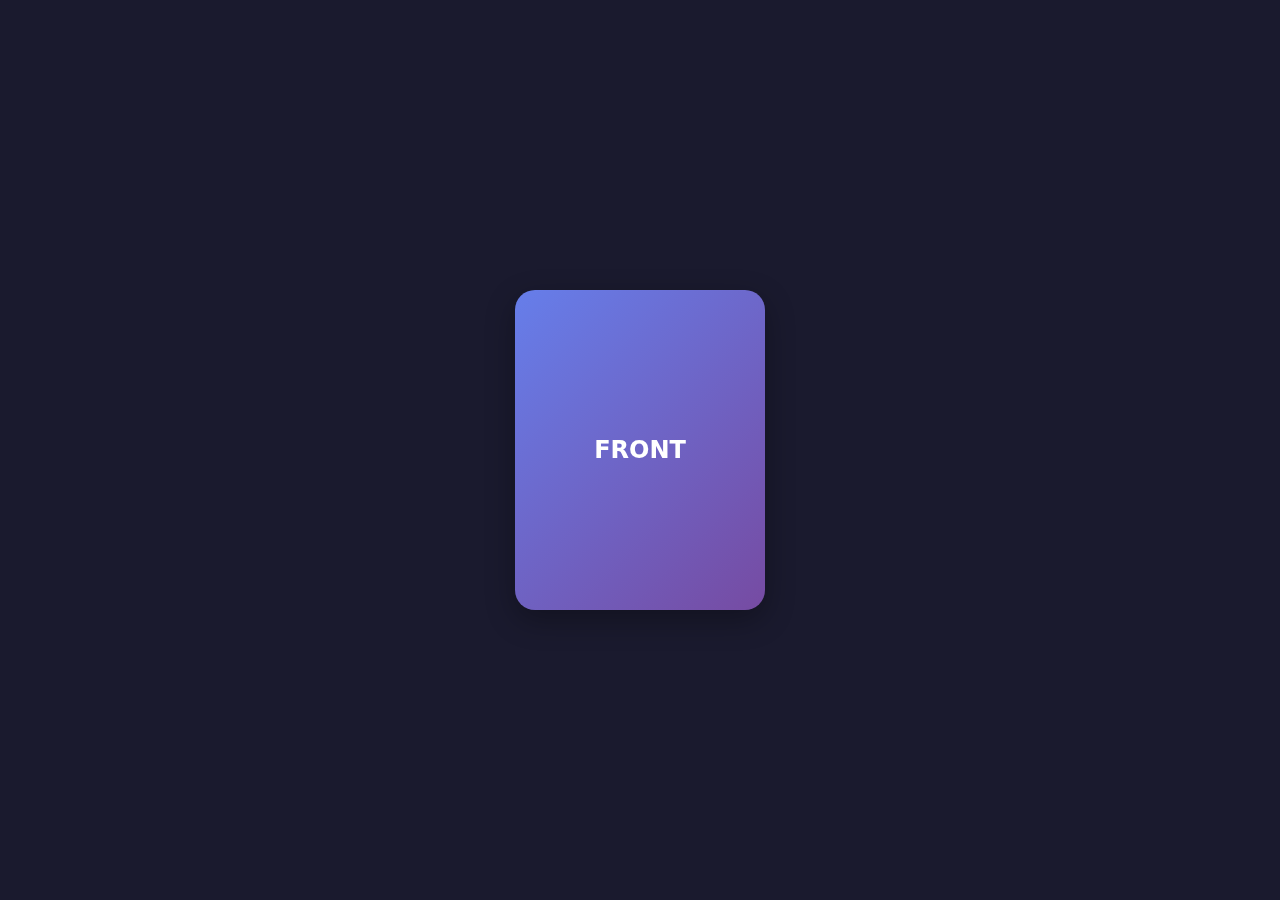
<file: 3D Card Flip Animation/index.html>
<!doctype html>
<html lang="en">
  <head>
    <meta charset="UTF-8" />
    <meta name="viewport" content="width=device-width, initial-scale=1.0" />
    <title>3D Flip Card</title>
    <link rel="stylesheet" href="style.css" />
  </head>
  <body>
    <div class="card-container">
      <div class="card-face front">FRONT</div>
      <div class="card-face back">BACK</div>
    </div>
  </body>
</html>
</file>
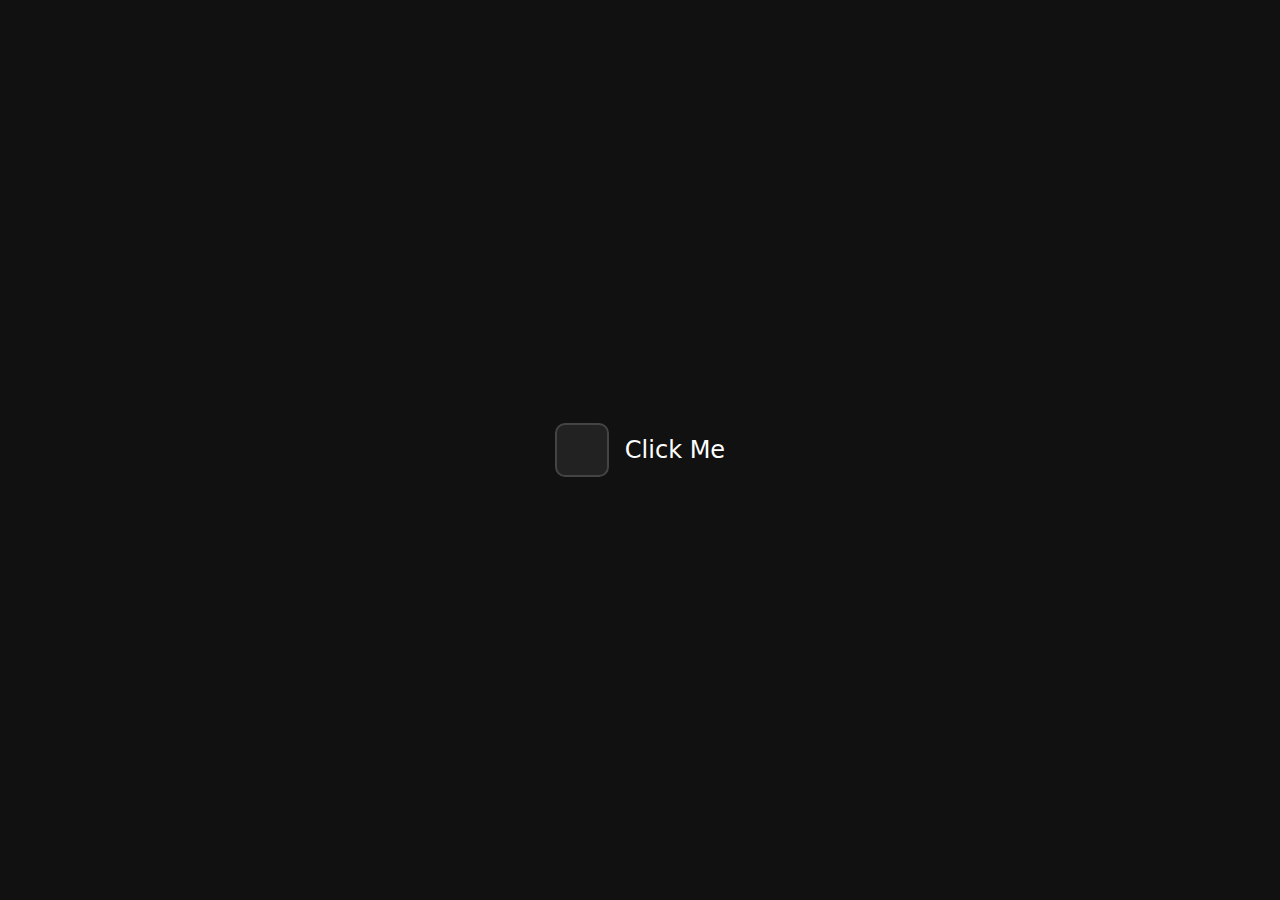
<file: Animate a Checkbox Drawing Itself/index.html>
<!doctype html>
<html lang="en">
  <head>
    <meta charset="UTF-8" />
    <meta name="viewport" content="width=device-width, initial-scale=1.0" />
    <title>Animated Checkbox</title>
    <link rel="stylesheet" href="style.css" />
  </head>
  <body>
    <input type="checkbox" id="check" />
    <label for="check">
      <div class="box">
        <svg class="checkmark" viewBox="0 0 24 24">
          <polyline points="4 12 9 17 20 6"></polyline>
        </svg>
      </div>
      <span>Click Me</span>
    </label>
  </body>
</html>
</file>
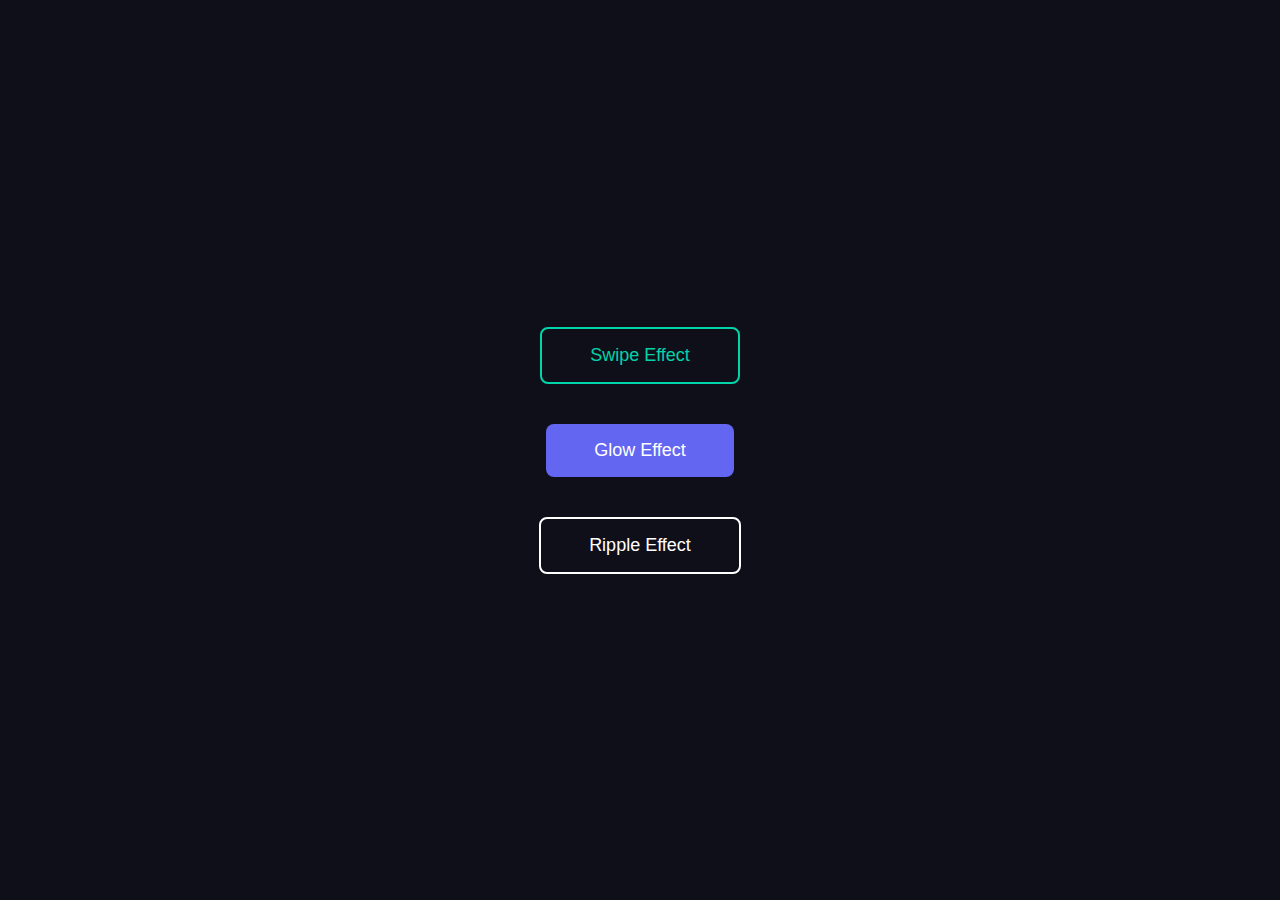
<file: buttons/index.html>
<!doctype html>
<html lang="en">
  <head>
    <meta charset="UTF-8" />
    <meta name="viewport" content="width=device-width, initial-scale=1.0" />
    <title>Cool Buttons</title>
    <link
      href="https://fonts.googleapis.com/css2?family=Inter:wght@600&display=swap"
      rel="stylesheet"
    />
    <link rel="stylesheet" href="style.css" />
  </head>
  <body>
    <!-- Button 1 -->
    <button class="btn-swipe">Swipe Effect</button>

    <!-- Button 2 -->
    <button class="btn-glow">Glow Effect</button>

    <!-- Button 3 -->
    <button class="btn-ripple"><span>Ripple Effect</span></button>

    <script src="./main.js"></script>
  </body>
</html>
</file>
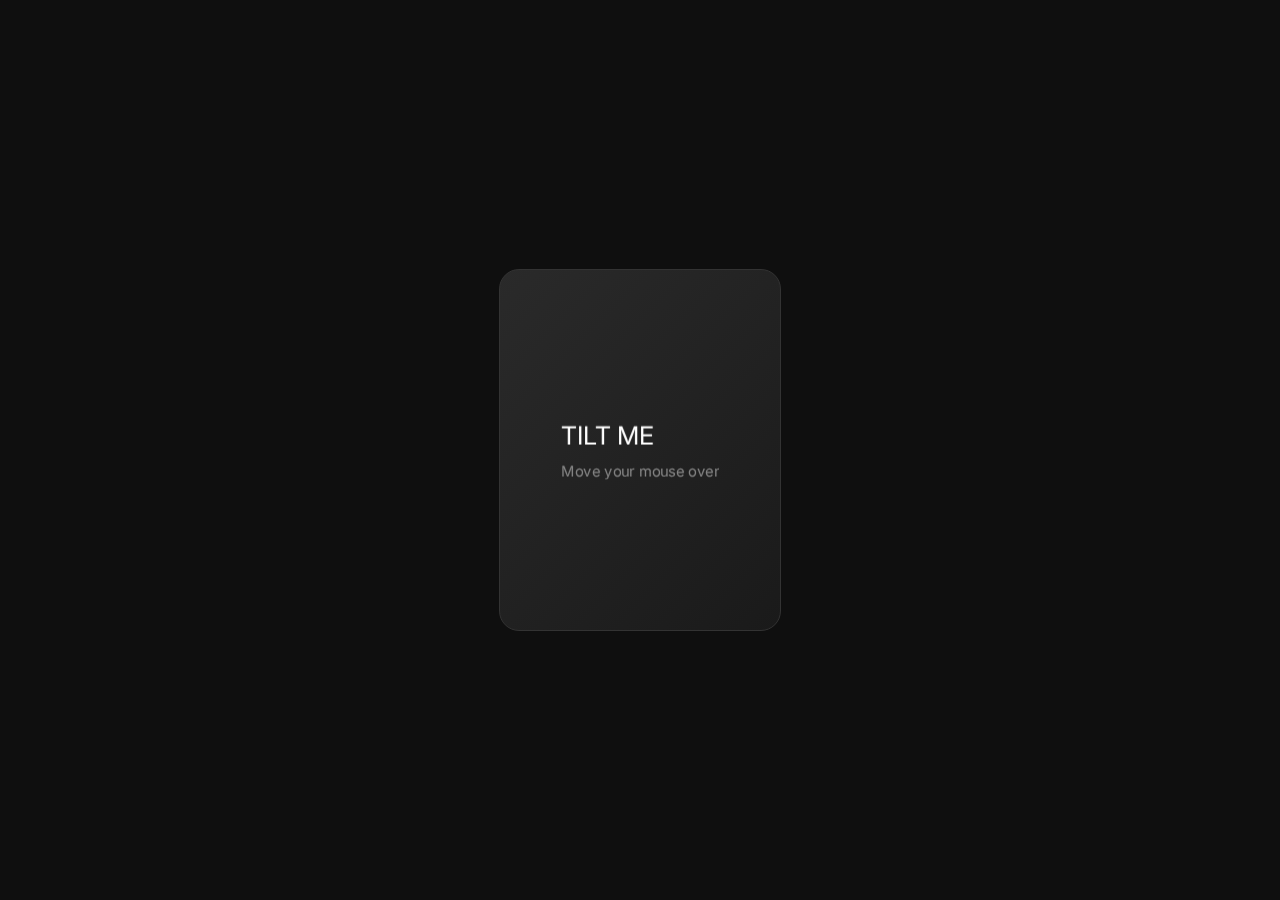
<file: Create a 3D Tilt Effect/index.html>
<!DOCTYPE html>
<html lang="en">
<head>
  <meta charset="UTF-8">
  <meta name="viewport" content="width=device-width, initial-scale=1.0">
  <title>3D Tilt Card</title>
  <link href="https://fonts.googleapis.com/css2?family=Inter:wght@600&display=swap" rel="stylesheet">
<link rel="stylesheet" href="style.css">
</head>
<body>

  <div class="card" id="card">
    <div class="card-content">
      <div class="card-title">TILT ME</div>
      <div class="card-text">Move your mouse over</div>
    </div>
  </div>
<script src="./main.js"></script>
</body>
</html>
</file>
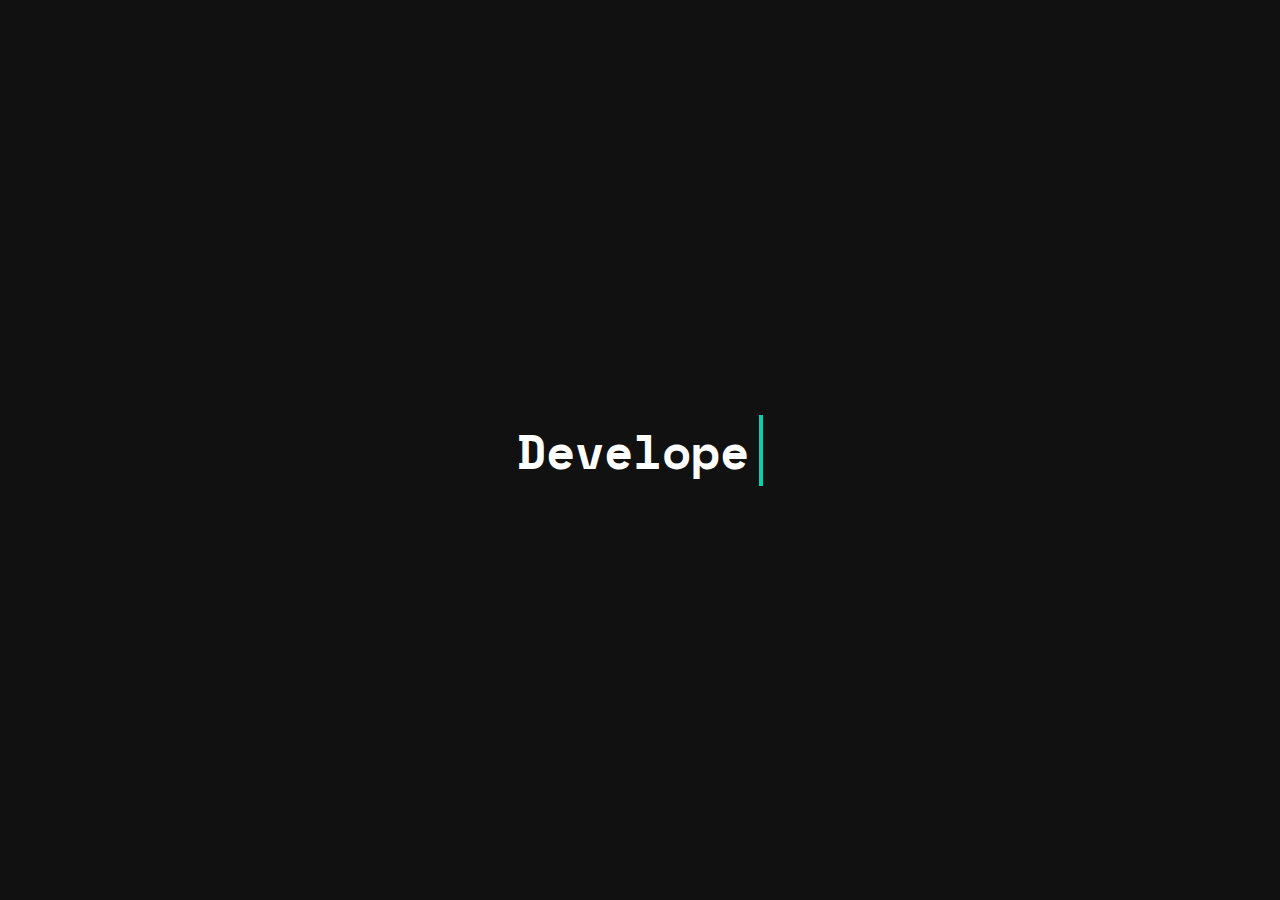
<file: Create a Typewriter Effect (JavaScript)/index.html>
<!doctype html>
<html lang="en">
  <head>
    <meta charset="UTF-8" />
    <meta name="viewport" content="width=device-width, initial-scale=1.0" />
    <title>Typewriter</title>
    <link
      href="https://fonts.googleapis.com/css2?family=Space+Mono:wght@700&display=swap"
      rel="stylesheet"
    />
    <link rel="stylesheet" href="style.css" />
  </head>
  <body>
    <h1 id="text" class="cursor"></h1>

    <script src="./main.js"></script>
  </body>
</html>
</file>
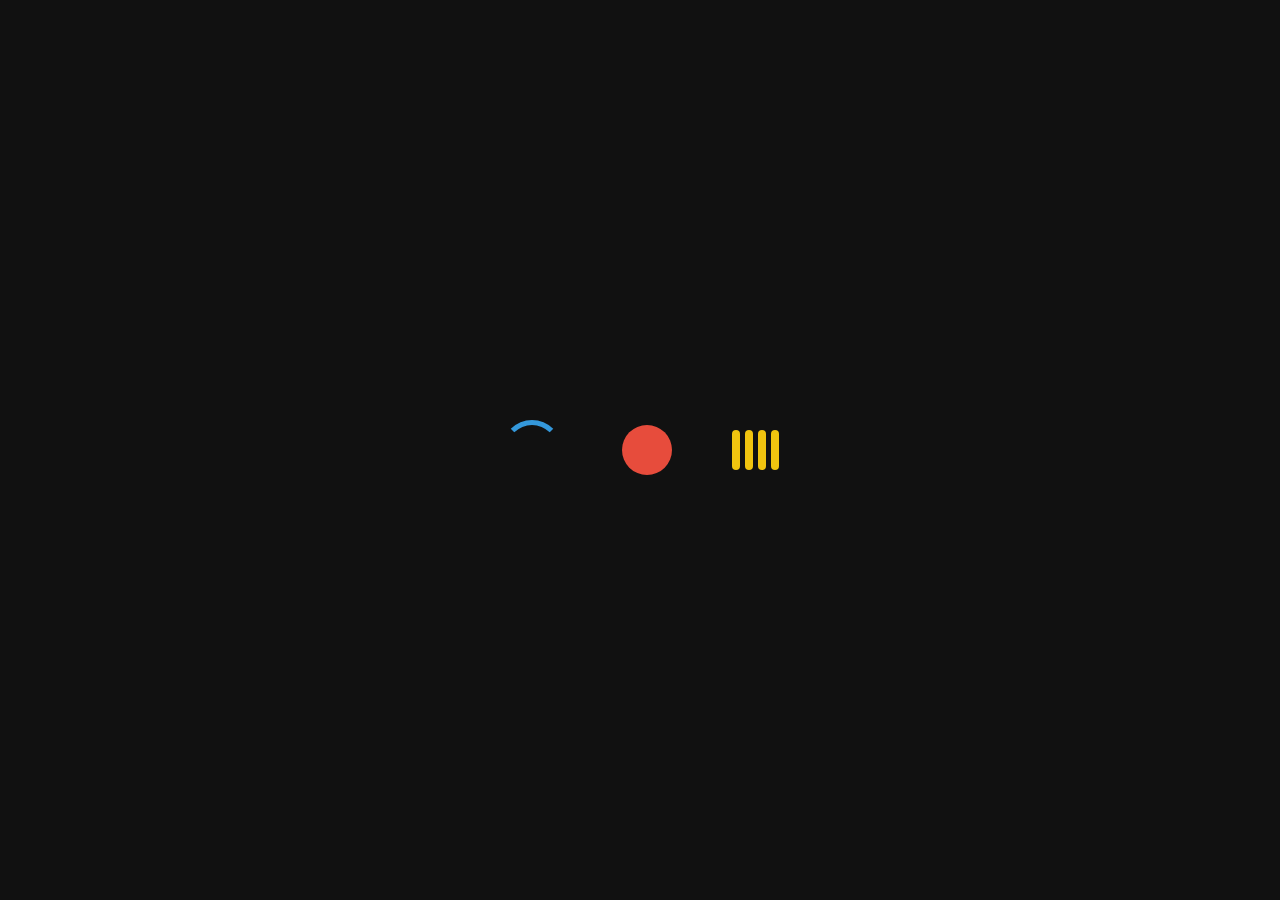
<file: css loading/index.html>
<!doctype html>
<html lang="en">
  <head>
    <meta charset="UTF-8" />
    <meta name="viewport" content="width=device-width, initial-scale=1.0" />
    <title>Loaders</title>
    <link rel="stylesheet" href="style.css" />
  </head>
  <body>
    <div class="loader-1"></div>
    <div class="loader-2"></div>

    <div class="loader-3">
      <span></span><span></span><span></span><span></span>
    </div>
  </body>
</html>
</file>
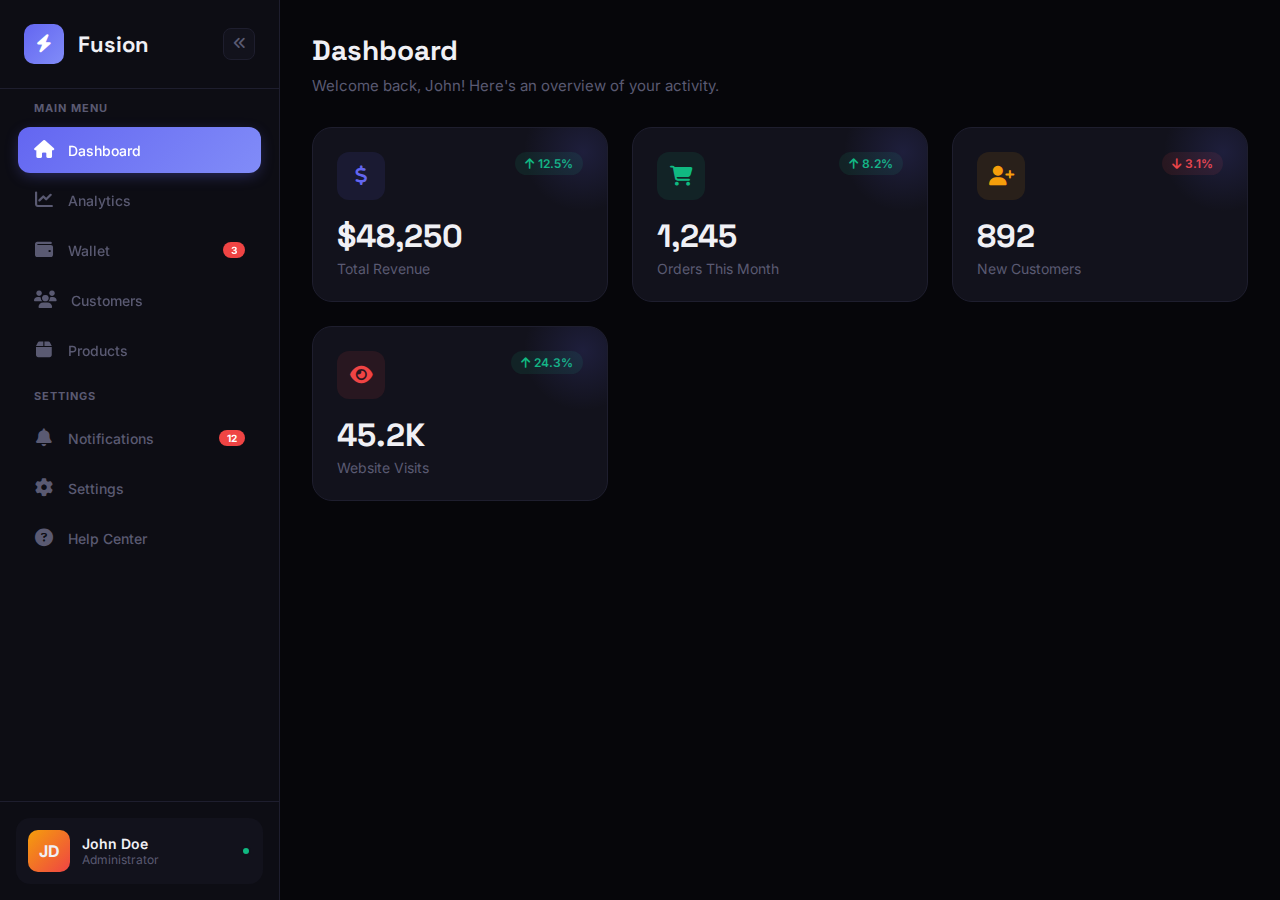
<file: Dashboard Sidebar/index.html>
<!doctype html>
<html lang="en" dir="ltr">
  <head>
    <meta charset="UTF-8" />
    <meta name="viewport" content="width=device-width, initial-scale=1.0" />
    <title>Professional Dashboard Sidebar</title>

    <!-- Font Awesome -->
    <link
      rel="stylesheet"
      href="https://cdnjs.cloudflare.com/ajax/libs/font-awesome/6.5.1/css/all.min.css"
    />
    <!-- Google Fonts -->
    <link
      href="https://fonts.googleapis.com/css2?family=Inter:wght@400;500;600;700&family=Space+Grotesk:wght@500;700&display=swap"
      rel="stylesheet"
    />

    <link rel="stylesheet" href="style.css" />
  </head>
  <body>
    <!-- Sidebar -->
    <aside class="sidebar" id="sidebar">
      <!-- Header -->
      <div class="sidebar-header">
        <div class="logo-container">
          <div class="logo-icon"><i class="fa-solid fa-bolt"></i></div>
          <span class="logo-text">Fusion</span>
        </div>
        <button class="toggle-btn" id="toggleBtn">
          <i class="fa-solid fa-angles-left"></i>
        </button>
      </div>
      <!-- Navigation -->
      <nav class="nav-section">
        <div class="nav-label">Main Menu</div>

        <div class="nav-item">
          <a href="#" class="nav-link active">
            <i class="fa-solid fa-house nav-icon"></i>
            <span class="nav-text">Dashboard</span>
          </a>
          <span class="tooltip">Dashboard</span>
        </div>

        <div class="nav-item">
          <a href="#" class="nav-link">
            <i class="fa-solid fa-chart-line nav-icon"></i>
            <span class="nav-text">Analytics</span>
          </a>
          <span class="tooltip">Analytics</span>
        </div>

        <div class="nav-item">
          <a href="#" class="nav-link">
            <i class="fa-solid fa-wallet nav-icon"></i>
            <span class="nav-text">Wallet</span>
            <span class="nav-badge">3</span>
          </a>
          <span class="tooltip">Wallet</span>
        </div>

        <div class="nav-item">
          <a href="#" class="nav-link">
            <i class="fa-solid fa-users nav-icon"></i>
            <span class="nav-text">Customers</span>
          </a>
          <span class="tooltip">Customers</span>
        </div>

        <div class="nav-item">
          <a href="#" class="nav-link">
            <i class="fa-solid fa-box nav-icon"></i>
            <span class="nav-text">Products</span>
          </a>
          <span class="tooltip">Products</span>
        </div>

        <div class="nav-label">Settings</div>

        <div class="nav-item">
          <a href="#" class="nav-link">
            <i class="fa-solid fa-bell nav-icon"></i>
            <span class="nav-text">Notifications</span>
            <span class="nav-badge">12</span>
          </a>
          <span class="tooltip">Notifications</span>
        </div>

        <div class="nav-item">
          <a href="#" class="nav-link">
            <i class="fa-solid fa-gear nav-icon"></i>
            <span class="nav-text">Settings</span>
          </a>
          <span class="tooltip">Settings</span>
        </div>

        <div class="nav-item">
          <a href="#" class="nav-link">
            <i class="fa-solid fa-circle-question nav-icon"></i>
            <span class="nav-text">Help Center</span>
          </a>
          <span class="tooltip">Help Center</span>
        </div>
      </nav>

      <!-- User Profile -->
      <div class="user-section">
        <div class="user-card">
          <div class="user-avatar">JD</div>
          <div class="user-info">
            <div class="user-name">John Doe</div>
            <div class="user-role">Administrator</div>
          </div>
          <div class="user-status"></div>
        </div>
      </div>
    </aside>

    <!-- Main Content -->
    <main class="main-content">
      <div class="page-header">
        <h1 class="page-title">Dashboard</h1>
        <p class="page-subtitle">
          Welcome back, John! Here's an overview of your activity.
        </p>
      </div>

      <!-- Stats -->
      <div class="stats-grid">
        <div class="stat-card">
          <div class="stat-header">
            <div class="stat-icon"><i class="fa-solid fa-dollar-sign"></i></div>
            <div class="stat-trend up">
              <i class="fa-solid fa-arrow-up"></i> 12.5%
            </div>
          </div>
          <div class="stat-value">$48,250</div>
          <div class="stat-label">Total Revenue</div>
        </div>

        <div class="stat-card">
          <div class="stat-header">
            <div
              class="stat-icon"
              style="background: rgba(16, 185, 129, 0.1); color: var(--success)"
            >
              <i class="fa-solid fa-cart-shopping"></i>
            </div>
            <div class="stat-trend up">
              <i class="fa-solid fa-arrow-up"></i> 8.2%
            </div>
          </div>
          <div class="stat-value">1,245</div>
          <div class="stat-label">Orders This Month</div>
        </div>

        <div class="stat-card">
          <div class="stat-header">
            <div
              class="stat-icon"
              style="background: rgba(245, 158, 11, 0.1); color: var(--warning)"
            >
              <i class="fa-solid fa-user-plus"></i>
            </div>
            <div class="stat-trend down">
              <i class="fa-solid fa-arrow-down"></i> 3.1%
            </div>
          </div>
          <div class="stat-value">892</div>
          <div class="stat-label">New Customers</div>
        </div>

        <div class="stat-card">
          <div class="stat-header">
            <div
              class="stat-icon"
              style="background: rgba(239, 68, 68, 0.1); color: var(--danger)"
            >
              <i class="fa-solid fa-eye"></i>
            </div>
            <div class="stat-trend up">
              <i class="fa-solid fa-arrow-up"></i> 24.3%
            </div>
          </div>
          <div class="stat-value">45.2K</div>
          <div class="stat-label">Website Visits</div>
        </div>
      </div>
    </main>

    <script src="./main.js"></script>
  </body>
</html>
</file>
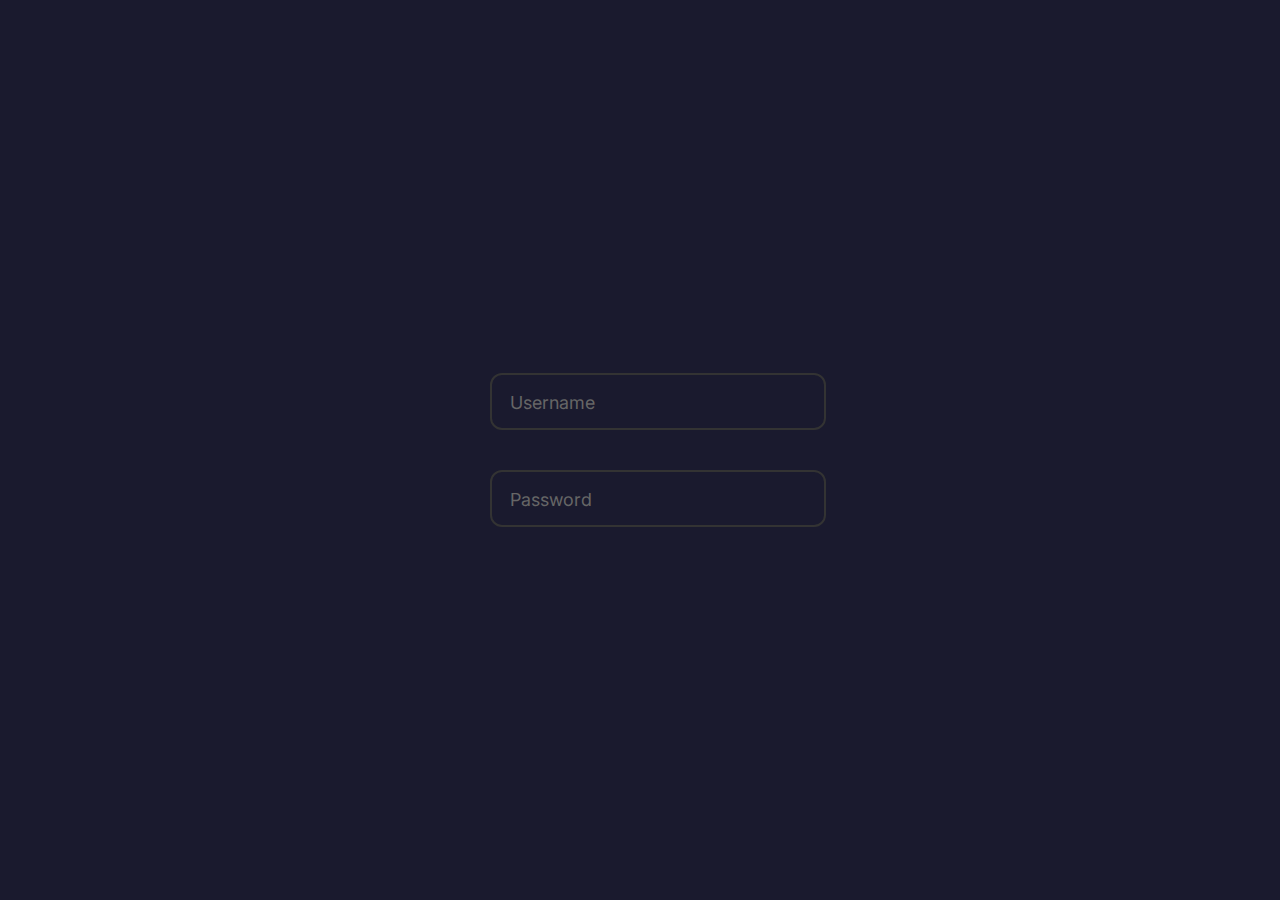
<file: Floating Label Animation/index.html>
<!doctype html>
<html lang="en">
  <head>
    <meta charset="UTF-8" />
    <meta name="viewport" content="width=device-width, initial-scale=1.0" />
    <title>Floating Inputs</title>
    <link
      href="https://fonts.googleapis.com/css2?family=Inter:wght@400;600&display=swap"
      rel="stylesheet"
    />
    <link rel="stylesheet" href="style.css" />
  </head>
  <body>
    <div class="input-group">
      <input type="text" class="input-field" id="name" required />
      <label for="name" class="input-label">Username</label>
    </div>

    <div class="input-group">
      <input type="password" class="input-field" id="pass" required />
      <label for="pass" class="input-label">Password</label>
    </div>
  </body>
</html>
</file>
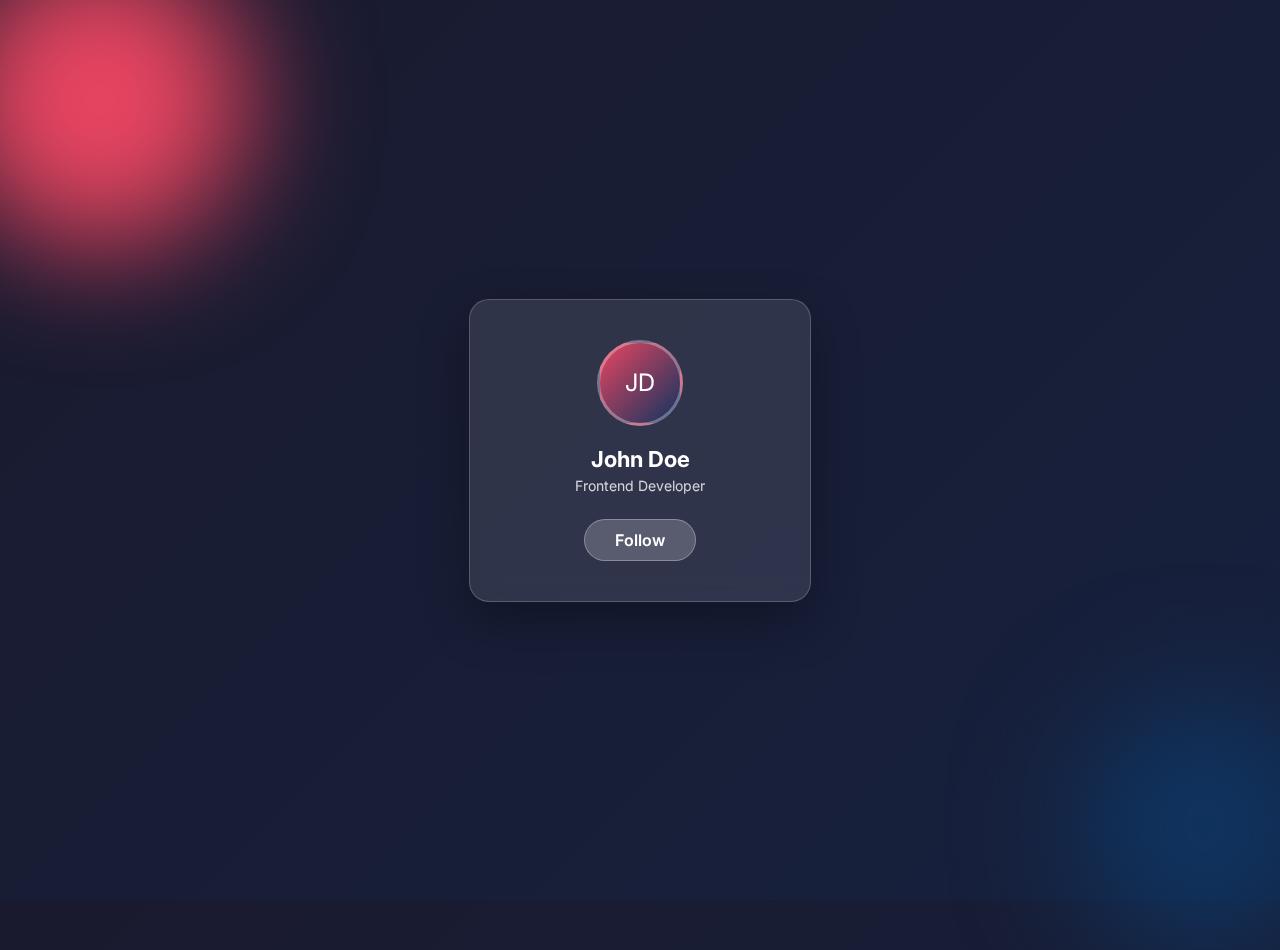
<file: Glass morphism Card/index.html>
<!doctype html>
<html lang="en">
  <head>
    <meta charset="UTF-8" />
    <meta name="viewport" content="width=device-width, initial-scale=1.0" />
    <title>Glassmorphism Card</title>
    <link
      href="https://fonts.googleapis.com/css2?family=Inter:wght@400;600;700&display=swap"
      rel="stylesheet"
    />
    <link rel="stylesheet" href="style.css" />
  </head>
  <body>
    <div class="circle c1"></div>
    <div class="circle c2"></div>

    <div class="card">
      <div class="avatar">JD</div>
      <h2>John Doe</h2>
      <p>Frontend Developer</p>
      <a href="#" class="btn">Follow</a>
    </div>
  </body>
</html>
</file>
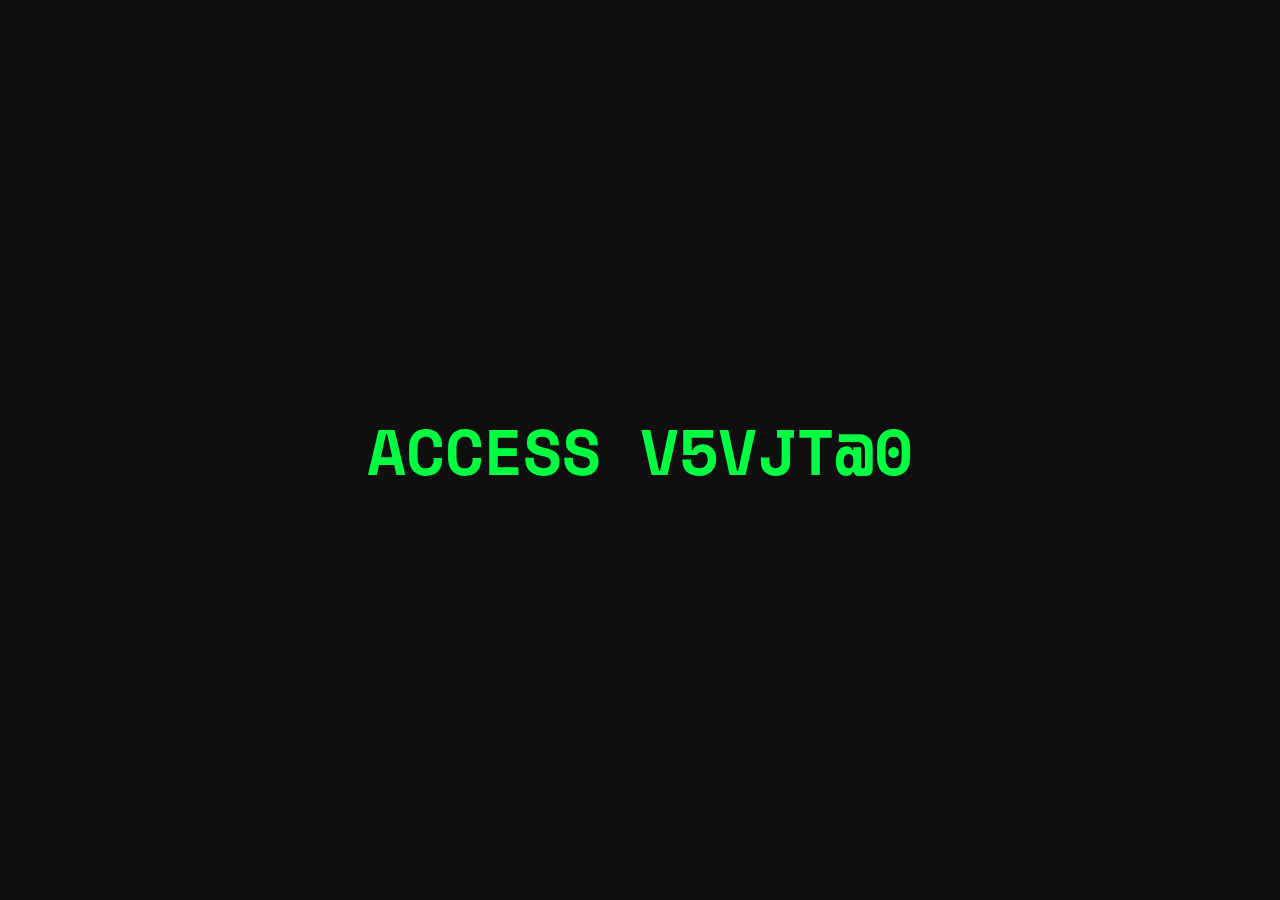
<file: Hacker Text Scramble Effect/index.html>
<!doctype html>
<html lang="en">
  <head>
    <meta charset="UTF-8" />
    <meta name="viewport" content="width=device-width, initial-scale=1.0" />
    <title>Text Scramble</title>
    <link
      href="https://fonts.googleapis.com/css2?family=Space+Mono:wght@700&display=swap"
      rel="stylesheet"
    />
    <link rel="stylesheet" href="style.css" />
  </head>
  <body>
    <h1 id="text">LOADING...</h1>

    <script src="./main.js"></script>
  </body>
</html>
</file>
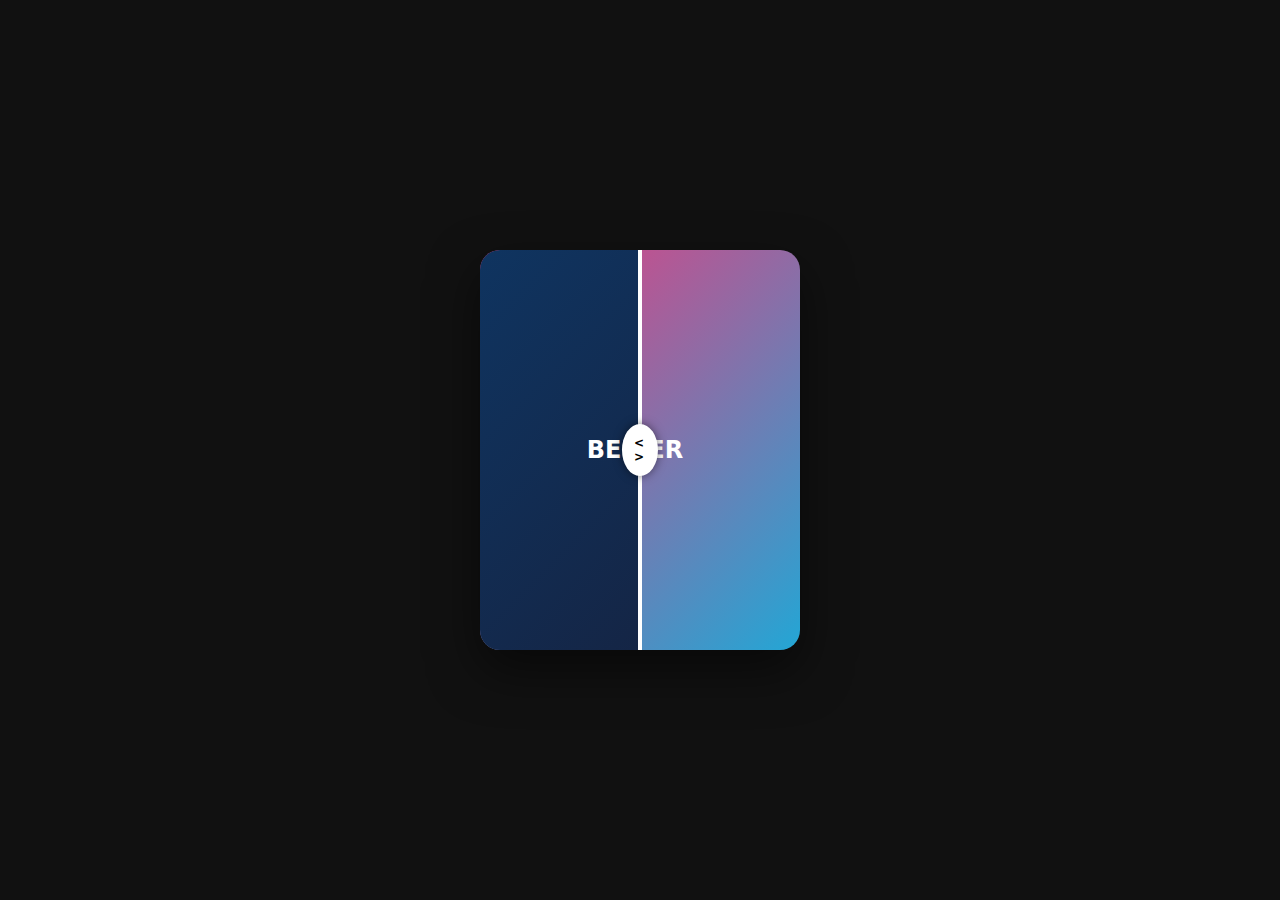
<file: Image After Before Slider/index.html>
<!doctype html>
<html lang="en">
  <head>
    <meta charset="UTF-8" />
    <meta name="viewport" content="width=device-width, initial-scale=1.0" />
    <title>Image After Before Slider</title>
    <link rel="stylesheet" href="style.css" />
  </head>
  <body>
    <div class="comparison-container" id="container">
      <!-- Base Layer -->
      <div class="img-after">AFTER</div>

      <!-- Overlay Layer -->
      <div class="img-before" id="beforeImage">BEFORE</div>

      <!-- Handle -->
      <div class="slider-handle" id="handle"></div>
    </div>
    <script src="./main.js"></script>
  </body>
</html>
</file>
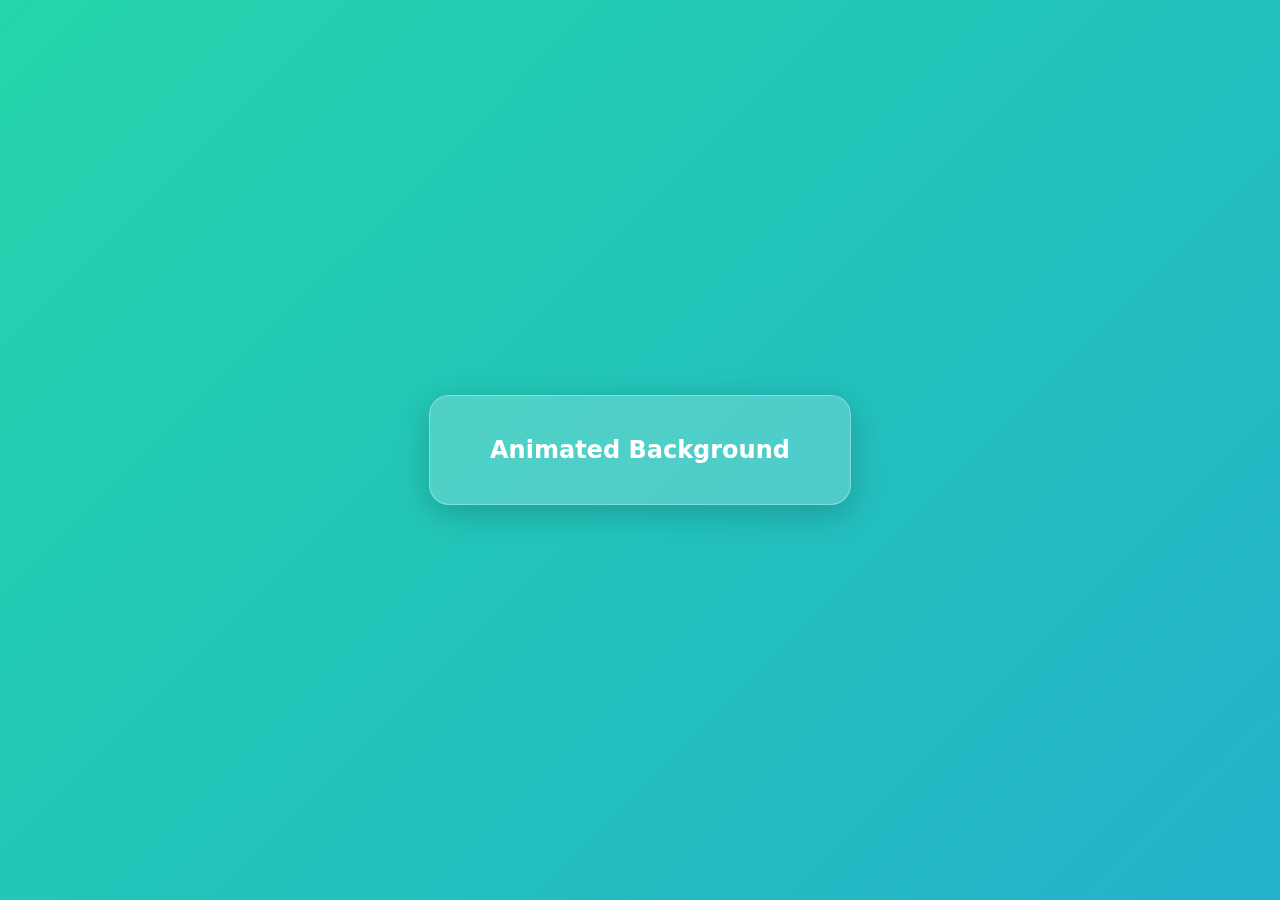
<file: moving background/index.html>
<!doctype html>
<html lang="en">
  <head>
    <meta charset="UTF-8" />
    <meta name="viewport" content="width=device-width, initial-scale=1.0" />
    <title>Mesh Gradient</title>
    <link rel="stylesheet" href="style.css" />
  </head>
  <body>
    <div class="card">Animated Background</div>
  </body>
</html>
</file>
<file: 3D Card Flip Animation/style.css>
body {
  margin: 0;
  height: 100vh;
  background: #1a1a2e;
  display: flex;
  align-items: center;
  justify-content: center;
  perspective: 1000px; /* IMPORTANT: Enables 3D space */
}

.card-container {
  width: 250px;
  height: 320px;
  position: relative;
  transform-style: preserve-3d; /* IMPORTANT: Keeps children in 3D */
  transition: transform 0.8s cubic-bezier(0.175, 0.885, 0.32, 1.275);
}

.card-container:hover {
  transform: rotateY(180deg);
}

.card-face {
  position: absolute;
  width: 100%;
  height: 100%;
  backface-visibility: hidden; /* Hides the back side */
  border-radius: 20px;
  display: flex;
  align-items: center;
  justify-content: center;
  font-family: system-ui;
  font-size: 24px;
  font-weight: bold;
  color: white;
  box-shadow: 0 10px 30px rgba(0, 0, 0, 0.3);
}

.front {
  background: linear-gradient(135deg, #667eea, #764ba2);
}

.back {
  background: linear-gradient(135deg, #f093fb, #f5576c);
  transform: rotateY(180deg); /* Pre-flip it */
}
</file>
<file: Animate a Checkbox Drawing Itself/style.css>
body {
  margin: 0;
  height: 100vh;
  background: #111;
  display: flex;
  align-items: center;
  justify-content: center;
}

/* Hide default checkbox */
input[type="checkbox"] {
  display: none;
}

label {
  display: flex;
  align-items: center;
  gap: 16px;
  color: white;
  font-family: system-ui;
  font-size: 24px;
  cursor: pointer;
}

/* Custom Box */
.box {
  width: 50px;
  height: 50px;
  background: #222;
  border: 2px solid #444;
  border-radius: 10px;
  position: relative;
  transition: all 0.3s ease;
}

/* SVG Checkmark */
.checkmark {
  position: absolute;
  top: 50%;
  left: 50%;
  transform: translate(-50%, -50%);
  width: 30px;
  height: 30px;
  stroke: #00d4aa;
  stroke-width: 4;
  fill: none;
  stroke-linecap: round;
  stroke-linejoin: round;

  /* THE MAGIC */
  stroke-dasharray: 50; /* Length of the path */
  stroke-dashoffset: 50; /* Hide it initially */
  transition: stroke-dashoffset 0.3s ease 0.1s;
}

/* Checked State */
input:checked + label .box {
  background: #00d4aa;
  border-color: #00d4aa;
}

input:checked + label .checkmark {
  stroke-dashoffset: 0; /* "Draw" it in */
  stroke: #111; /* Dark tick on light bg */
}
</file>
<file: buttons/style.css>
body {
  margin: 0;
  min-height: 100vh;
  background: #0f0f1a;
  display: flex;
  flex-direction: column;
  align-items: center;
  justify-content: center;
  gap: 40px;
  font-family: "Inter", sans-serif;
}

/* --- Button 1: The Swipe --- */
.btn-swipe {
  position: relative;
  padding: 16px 48px;
  font-size: 18px;
  color: #00d4aa;
  background: transparent;
  border: 2px solid #00d4aa;
  border-radius: 8px;
  cursor: pointer;
  overflow: hidden;
  transition: color 0.4s ease;
}

.btn-swipe::before {
  content: "";
  position: absolute;
  top: 0;
  left: -100%; /* Start off-screen left */
  width: 100%;
  height: 100%;
  background: #00d4aa;
  z-index: -1;
  transition: left 0.4s ease;
}

.btn-swipe:hover {
  color: #0f0f1a; /* Text changes to dark */
}

.btn-swipe:hover::before {
  left: 0; /* Swipe in */
}

/* --- Button 2: The Glow --- */
.btn-glow {
  padding: 16px 48px;
  font-size: 18px;
  color: white;
  background: #6366f1;
  border: none;
  border-radius: 8px;
  cursor: pointer;
  transition: all 0.3s ease;
}

.btn-glow:hover {
  background: #818cf8;
  box-shadow:
    0 0 20px #6366f1,
    0 0 60px #6366f1; /* Glow effect */
  transform: translateY(-2px);
}

/* --- Button 3: The Ripple --- */
.btn-ripple {
  position: relative;
  padding: 16px 48px;
  font-size: 18px;
  color: white;
  background: #0f0f1a;
  border: 2px solid white;
  border-radius: 8px;
  cursor: pointer;
  overflow: hidden;
}

.btn-ripple span {
  position: relative;
  z-index: 2;
}

.ripple-effect {
  position: absolute;
  background: white;
  border-radius: 50%;
  transform: scale(0);
  animation: ripple 0.6s linear;
  pointer-events: none;
}

@keyframes ripple {
  to {
    transform: scale(4);
    opacity: 0;
  }
}
</file>
<file: Create a 3D Tilt Effect/style.css>
body {
  margin: 0;
  height: 100vh;
  background: #0f0f0f;
  display: flex;
  align-items: center;
  justify-content: center;
  /* Important: Add perspective to the parent */
  perspective: 1000px;
}

.card {
  width: 280px;
  height: 360px;
  background: linear-gradient(135deg, #2a2a2a, #1a1a1a);
  border-radius: 20px;
  border: 1px solid #333;

  display: flex;
  flex-direction: column;
  align-items: center;
  justify-content: center;
  color: white;
  font-family: "Inter", sans-serif;

  /* Smooth transition for the transform */
  transition: transform 0.1s ease;
  /* Preserve 3D for children if needed */
  transform-style: preserve-3d;
}

.card-content {
  transform: translateZ(50px); /* "Pop out" effect */
}

.card-title {
  font-size: 24px;
  margin-bottom: 10px;
}
.card-text {
  font-size: 14px;
  color: #888;
}

/* A fake light reflection element */
.card::after {
  content: "";
  position: absolute;
  inset: 0;
  background: radial-gradient(
    500px circle at var(--mouse-x) var(--mouse-y),
    rgba(255, 255, 255, 0.06),
    transparent 40%
  );
  border-radius: 20px;
  pointer-events: none;
}
</file>
<file: Create a Typewriter Effect (JavaScript)/style.css>
body {
  margin: 0;
  height: 100vh;
  background: #111;
  display: flex;
  align-items: center;
  justify-content: center;
  font-family: "Space Mono", monospace;
}

h1 {
  font-size: 3rem;
  color: white;
  border-right: 4px solid #00d4aa; /* The cursor */
  padding-right: 10px;
  white-space: nowrap;
  overflow: hidden;
}

/* Blinking Cursor Animation */
.cursor {
  animation: blink 0.7s step-end infinite;
}

@keyframes blink {
  from,
  to {
    border-color: transparent;
  }
  50% {
    border-color: #00d4aa;
  }
}
</file>
<file: css loading/style.css>
body {
  margin: 0;
  min-height: 100vh;
  background: #111;
  display: flex;
  justify-content: center;
  align-items: center;
  gap: 60px;
}

/* Spinner 1: The Classic Ring */
.loader-1 {
  width: 50px;
  height: 50px;
  border: 5px solid transparent;
  border-top-color: #3498db;
  border-radius: 50%;
  animation: spin 1s linear infinite;
}

/* Spinner 2: The Pulse */
.loader-2 {
  width: 50px;
  height: 50px;
  background: #e74c3c;
  border-radius: 50%;
  animation: pulse 1.5s ease-in-out infinite;
}

/* Spinner 3: The Bars */
.loader-3 {
  display: flex;
  gap: 5px;
  align-items: center;
}
.loader-3 span {
  width: 8px;
  height: 40px;
  background: #f1c40f;
  border-radius: 4px;
  animation: bounce 1s ease-in-out infinite;
}
.loader-3 span:nth-child(2) {
  animation-delay: 0.1s;
}
.loader-3 span:nth-child(3) {
  animation-delay: 0.2s;
}
.loader-3 span:nth-child(4) {
  animation-delay: 0.3s;
}

/* Keyframes */
@keyframes spin {
  to {
    transform: rotate(360deg);
  }
}
@keyframes pulse {
  0%,
  100% {
    transform: scale(0.5);
    opacity: 0.5;
  }
  50% {
    transform: scale(1);
    opacity: 1;
  }
}
@keyframes bounce {
  0%,
  100% {
    height: 10px;
  }
  50% {
    height: 50px;
  }
}
</file>
<file: Dashboard Sidebar/style.css>
:root {
  --bg: #06060a;
  --sidebar-bg: #0d0d14;
  --fg: #f0f0f5;
  --muted: #5a5a72;
  --accent: #6366f1;
  --accent-light: #818cf8;
  --card: #12121c;
  --border: #1e1e2e;
  --success: #10b981;
  --warning: #f59e0b;
  --danger: #ef4444;
  --sidebar-width: 280px;
  --sidebar-collapsed: 88px;
}

* {
  box-sizing: border-box;
  margin: 0;
  padding: 0;
}

body {
  font-family: "Inter", sans-serif;
  background: var(--bg);
  color: var(--fg);
  min-height: 100vh;
  display: flex;
  overflow-x: hidden;
}

/* Sidebar */
.sidebar {
  width: var(--sidebar-width);
  height: 100vh;
  background: var(--sidebar-bg);
  border-right: 1px solid var(--border);
  position: fixed;
  left: 0;
  top: 0;
  display: flex;
  flex-direction: column;
  transition: width 0.3s cubic-bezier(0.4, 0, 0.2, 1);
  z-index: 100;
}

.sidebar.collapsed {
  width: var(--sidebar-collapsed);
}

/* Logo Section */
.sidebar-header {
  padding: 24px;
  display: flex;
  align-items: center;
  justify-content: space-between;
  border-bottom: 1px solid var(--border);
  min-height: 80px;
}

.logo-container {
  display: flex;
  align-items: center;
  gap: 14px;
  overflow: hidden;
}

.logo-icon {
  min-width: 40px;
  height: 40px;
  background: linear-gradient(135deg, var(--accent), var(--accent-light));
  border-radius: 10px;
  display: flex;
  align-items: center;
  justify-content: center;
  font-size: 18px;
  color: white;
}

.logo-text {
  font-family: "Space Grotesk", sans-serif;
  font-size: 22px;
  font-weight: 700;
  white-space: nowrap;
  transition: opacity 0.2s ease;
}

.sidebar.collapsed .logo-text {
  opacity: 0;
  pointer-events: none;
}

.toggle-btn {
  width: 32px;
  height: 32px;
  background: var(--card);
  border: 1px solid var(--border);
  border-radius: 8px;
  color: var(--muted);
  cursor: pointer;
  display: flex;
  align-items: center;
  justify-content: center;
  transition: all 0.2s ease;
  flex-shrink: 0;
}

.toggle-btn:hover {
  background: var(--accent);
  color: white;
  border-color: var(--accent);
}

/* Arrow rotation logic for LTR */
.toggle-btn i {
  transition: transform 0.3s ease;
}
.sidebar.collapsed .toggle-btn i {
  transform: rotate(180deg);
}

/* Navigation */
.nav-section {
  flex: 1;
  padding: 0 18px;
}

.nav-label {
  font-size: 11px;
  font-weight: 700;
  color: var(--muted);
  text-transform: uppercase;
  letter-spacing: 1px;
  padding: 12px 16px;
  white-space: nowrap;
  overflow: hidden;
}

.sidebar.collapsed .nav-label {
  text-align: center;
  padding: 12px 0px;
}

.nav-item {
  position: relative;
  margin-bottom: 4px;
}

.nav-link {
  display: flex;
  align-items: center;
  gap: 14px;
  padding: 14px 16px;
  color: var(--muted);
  text-decoration: none;
  border-radius: 12px;
  transition: all 0.2s ease;
  cursor: pointer;
}

.nav-link:hover {
  background: rgba(99, 102, 241, 0.1);
  color: var(--fg);
}

.nav-link.active {
  background: linear-gradient(135deg, var(--accent), var(--accent-light));
  color: white;
  box-shadow: 0 4px 15px -3px rgba(99, 102, 241, 0.4);
}

.nav-link.active .nav-icon {
  color: white;
}

.nav-icon {
  min-width: 20px;
  font-size: 18px;
  text-align: center;
}

.nav-text {
  white-space: nowrap;
  font-size: 14px;
  font-weight: 500;
  transition: opacity 0.2s ease;
}

.sidebar.collapsed .nav-text {
  opacity: 0;
  pointer-events: none;
}

/* Badge */
.nav-badge {
  margin-left: auto; /* Push to right in LTR */
  background: var(--danger);
  color: white;
  font-size: 10px;
  font-weight: 700;
  padding: 2px 8px;
  border-radius: 20px;
  transition: opacity 0.2s ease;
}

.sidebar.collapsed .nav-badge {
  position: absolute;
  top: 8px;
  right: 8px; /* Badge on top right of icon */
  padding: 2px 5px;
  font-size: 9px;
}

/* Tooltip */
.tooltip {
  position: absolute;
  left: calc(100% + 12px); /* Tooltip to the right of sidebar in LTR */
  top: 50%;
  transform: translateY(-50%);
  background: var(--card);
  border: 1px solid var(--border);
  padding: 8px 14px;
  border-radius: 8px;
  font-size: 13px;
  color: var(--fg);
  white-space: nowrap;
  opacity: 0;
  visibility: hidden;
  transition: all 0.2s ease;
  pointer-events: none;
  z-index: 1000;
  box-shadow: 0 10px 30px -5px rgba(0, 0, 0, 0.3);
}

.tooltip::after {
  content: "";
  position: absolute;
  right: 100%; /* Arrow pointing left (towards sidebar) */
  top: 50%;
  transform: translateY(-50%);
  border: 6px solid transparent;
  border-right-color: var(--border);
}

.sidebar.collapsed .nav-item:hover .tooltip {
  opacity: 1;
  visibility: visible;
}

/* User Profile */
.user-section {
  padding: 16px;
  border-top: 1px solid var(--border);
}

.user-card {
  display: flex;
  align-items: center;
  gap: 12px;
  padding: 12px;
  background: var(--card);
  border-radius: 14px;
  cursor: pointer;
  transition: all 0.2s ease;
}

.user-card:hover {
  background: rgba(99, 102, 241, 0.1);
}

.user-avatar {
  min-width: 42px;
  height: 42px;
  background: linear-gradient(135deg, #f59e0b, #ef4444);
  border-radius: 10px;
  display: flex;
  align-items: center;
  justify-content: center;
  font-weight: 700;
  font-size: 16px;
}

.user-info {
  flex: 1;
  overflow: hidden;
}

.user-name {
  font-weight: 600;
  font-size: 14px;
  white-space: nowrap;
  overflow: hidden;
  text-overflow: ellipsis;
}

.user-role {
  font-size: 12px;
  color: var(--muted);
}

.user-status {
  width: 10px;
  height: 10px;
  background: var(--success);
  border-radius: 50%;
  border: 2px solid var(--card);
  flex-shrink: 0;
}

.sidebar.collapsed .user-info,
.sidebar.collapsed .user-status {
  display: none;
}

.sidebar.collapsed .user-card {
  justify-content: center;
  padding: 10px;
}

/* Main Content */
.main-content {
  flex: 1;
  margin-left: var(--sidebar-width); /* Margin on left for LTR */
  padding: 32px;
  transition: margin 0.3s cubic-bezier(0.4, 0, 0.2, 1);
  background: var(--bg);
}

.sidebar.collapsed ~ .main-content {
  margin-left: var(--sidebar-collapsed);
}

/* Stats Cards */
.stats-grid {
  display: grid;
  grid-template-columns: repeat(auto-fit, minmax(240px, 1fr));
  gap: 24px;
  margin-bottom: 32px;
}

.stat-card {
  background: var(--card);
  border: 1px solid var(--border);
  border-radius: 20px;
  padding: 24px;
  position: relative;
  overflow: hidden;
}

.stat-card::before {
  content: "";
  position: absolute;
  top: 0;
  right: 0;
  width: 120px;
  height: 120px;
  background: radial-gradient(
    circle,
    rgba(99, 102, 241, 0.15),
    transparent 70%
  );
  border-radius: 50%;
  transform: translate(30%, -30%);
}

.stat-header {
  display: flex;
  justify-content: space-between;
  align-items: flex-start;
  margin-bottom: 16px;
}

.stat-icon {
  width: 48px;
  height: 48px;
  background: rgba(99, 102, 241, 0.1);
  border-radius: 12px;
  display: flex;
  align-items: center;
  justify-content: center;
  color: var(--accent);
  font-size: 20px;
}

.stat-trend {
  display: flex;
  align-items: center;
  gap: 4px;
  font-size: 12px;
  font-weight: 600;
  padding: 4px 10px;
  border-radius: 20px;
}

.stat-trend.up {
  background: rgba(16, 185, 129, 0.1);
  color: var(--success);
}

.stat-trend.down {
  background: rgba(239, 68, 68, 0.1);
  color: var(--danger);
}

.stat-value {
  font-family: "Space Grotesk", sans-serif;
  font-size: 32px;
  font-weight: 700;
  margin-bottom: 4px;
}

.stat-label {
  color: var(--muted);
  font-size: 14px;
}

/* Page Header */
.page-header {
  margin-bottom: 32px;
}

.page-title {
  font-family: "Space Grotesk", sans-serif;
  font-size: 28px;
  font-weight: 700;
  margin-bottom: 8px;
}

.page-subtitle {
  color: var(--muted);
  font-size: 15px;
}
</file>
<file: Floating Label Animation/style.css>
body {
  margin: 0;
  height: 100vh;
  background: #1a1a2e;
  display: flex;
  flex-direction: column;
  align-items: center;
  justify-content: center;
  gap: 40px;
  font-family: "Inter", sans-serif;
}

/* The Container */
.input-group {
  position: relative;
  width: 300px;
}

/* The Input */
.input-field {
  width: 100%;
  padding: 16px;
  background: transparent;
  border: 2px solid #333;
  border-radius: 12px;
  color: white;
  font-size: 18px;
  outline: none;
  transition: border-color 0.3s;
}

/* The Label */
.input-label {
  position: absolute;
  left: 16px;
  top: 50%;
  transform: translateY(-50%);
  color: #666;
  font-size: 18px;
  pointer-events: none; /* Lets clicks pass through to input */
  transition: all 0.3s ease;
  background: #1a1a2e; /* Matches background to hide border behind label */
  padding: 0 4px;
}

/* THE MAGIC: When input is focused OR has valid text */
.input-field:focus + .input-label,
.input-field:valid + .input-label {
  top: 0;
  font-size: 14px;
  color: #00d4aa;
  border-color: #00d4aa;
}

.input-field:focus {
  border-color: #00d4aa;
}
</file>
<file: Glass morphism Card/style.css>
body {
  margin: 0;
  min-height: 100vh;
  background: linear-gradient(135deg, #1a1a2e, #16213e);
  display: flex;
  align-items: center;
  justify-content: center;
  font-family: "Inter", sans-serif;
  /* Decorative circles for background */
  overflow: hidden;
  position: relative;
}

/* Background decoration */
.circle {
  position: absolute;
  border-radius: 50%;
  filter: blur(60px);
}
.c1 {
  width: 300px;
  height: 300px;
  background: #e94560;
  top: -50px;
  left: -50px;
}
.c2 {
  width: 250px;
  height: 250px;
  background: #0f3460;
  bottom: -50px;
  right: -50px;
}

/* Card Styles */
.card {
  position: relative;
  width: 280px;
  padding: 40px 30px;
  background: rgba(255, 255, 255, 0.1);
  border-radius: 20px;
  border: 1px solid rgba(255, 255, 255, 0.2);
  box-shadow: 0 20px 50px rgba(0, 0, 0, 0.3);
  backdrop-filter: blur(10px); /* THE MAGIC PROPERTY */
  text-align: center;
  color: white;
  z-index: 1;
}

.avatar {
  width: 80px;
  height: 80px;
  border-radius: 50%;
  background: linear-gradient(135deg, #e94560, #0f3460);
  margin: 0 auto 20px;
  border: 3px solid rgba(255, 255, 255, 0.3);
  display: flex;
  align-items: center;
  justify-content: center;
  font-size: 24px;
}

h2 {
  margin: 0 0 5px;
  font-size: 22px;
}
p {
  margin: 0 0 25px;
  opacity: 0.8;
  font-size: 14px;
}

.btn {
  display: inline-block;
  padding: 10px 30px;
  background: rgba(255, 255, 255, 0.2);
  color: white;
  text-decoration: none;
  border-radius: 30px;
  border: 1px solid rgba(255, 255, 255, 0.3);
  font-weight: 600;
  transition: 0.3s;
}

.btn:hover {
  background: white;
  color: #1a1a2e;
  box-shadow: 0 5px 15px rgba(255, 255, 255, 0.3);
}
</file>
<file: Hacker Text Scramble Effect/style.css>
body {
  margin: 0;
  height: 100vh;
  background: #0f0f0f;
  display: flex;
  align-items: center;
  justify-content: center;
  font-family: "Space Mono", monospace;
}

h1 {
  font-size: 4rem;
  color: #00ff41; /* Matrix Green */
  margin: 0;
}
</file>
<file: Image After Before Slider/style.css>
body {
  margin: 0;
  height: 100vh;
  background: #111;
  display: flex;
  align-items: center;
  justify-content: center;
  font-family: system-ui;
}

/* The Container */
.comparison-container {
  position: relative;
  width: 320px;
  height: 400px;
  border-radius: 20px;
  overflow: hidden;
  cursor: ew-resize; /* Indicates horizontal dragging */
  box-shadow: 0 20px 50px rgba(0, 0, 0, 0.5);
}

/* The "After" Image (Base Layer) */
.img-after {
  position: absolute;
  top: 0;
  left: 0;
  width: 100%;
  height: 100%;
  background: linear-gradient(135deg, #e73c7e, #23a6d5);
  display: flex;
  align-items: center;
  justify-content: center;
  color: white;
  font-size: 24px;
  font-weight: bold;
}

/* The "Before" Image (Overlay Layer) */
.img-before {
  position: absolute;
  top: 0;
  left: 0;
  width: 100%;
  height: 100%;
  background: linear-gradient(135deg, #0f3460, #16213e);
  /* THE MAGIC: Clip the image */
  clip-path: inset(0 50% 0 0);
  display: flex;
  align-items: center;
  justify-content: center;
  color: white;
  font-size: 24px;
  font-weight: bold;
}

/* The Slider Handle */
.slider-handle {
  position: absolute;
  top: 0;
  left: 50%; /* Starting position */
  width: 4px;
  height: 100%;
  background: white;
  transform: translateX(-50%);
  pointer-events: none; /* Let clicks pass through */
  z-index: 10;
}

.slider-handle::after {
  content: "< >";
  position: absolute;
  top: 50%;
  left: 50%;
  transform: translate(-50%, -50%);
  background: white;
  color: black;
  padding: 12px;
  border-radius: 50%;
  font-size: 12px;
  font-weight: bold;
  letter-spacing: 2px;
  display: flex;
  align-items: center;
  justify-content: center;
  box-shadow: 0 0 10px rgba(0, 0, 0, 0.5);
}
</file>
<file: moving background/style.css>
body {
  margin: 0;
  height: 100vh;
  /* The trick: Make the background size larger than the screen */
  background: linear-gradient(-45deg, #ee7752, #e73c7e, #23a6d5, #23d5ab);
  background-size: 400% 400%;
  animation: gradient 15s ease infinite;
  display: flex;
  align-items: center;
  justify-content: center;
}

@keyframes gradient {
  0% {
    background-position: 0% 50%;
  }
  50% {
    background-position: 100% 50%;
  }
  100% {
    background-position: 0% 50%;
  }
}

/* Just a simple card to show it off */
.card {
  background: rgba(255, 255, 255, 0.2);
  backdrop-filter: blur(10px);
  padding: 40px 60px;
  border-radius: 20px;
  border: 1px solid rgba(255, 255, 255, 0.3);
  color: white;
  font-family:
    system-ui,
    -apple-system,
    sans-serif;
  font-weight: bold;
  font-size: 24px;
  text-align: center;
  box-shadow: 0 8px 32px rgba(0, 0, 0, 0.2);
}
</file>
